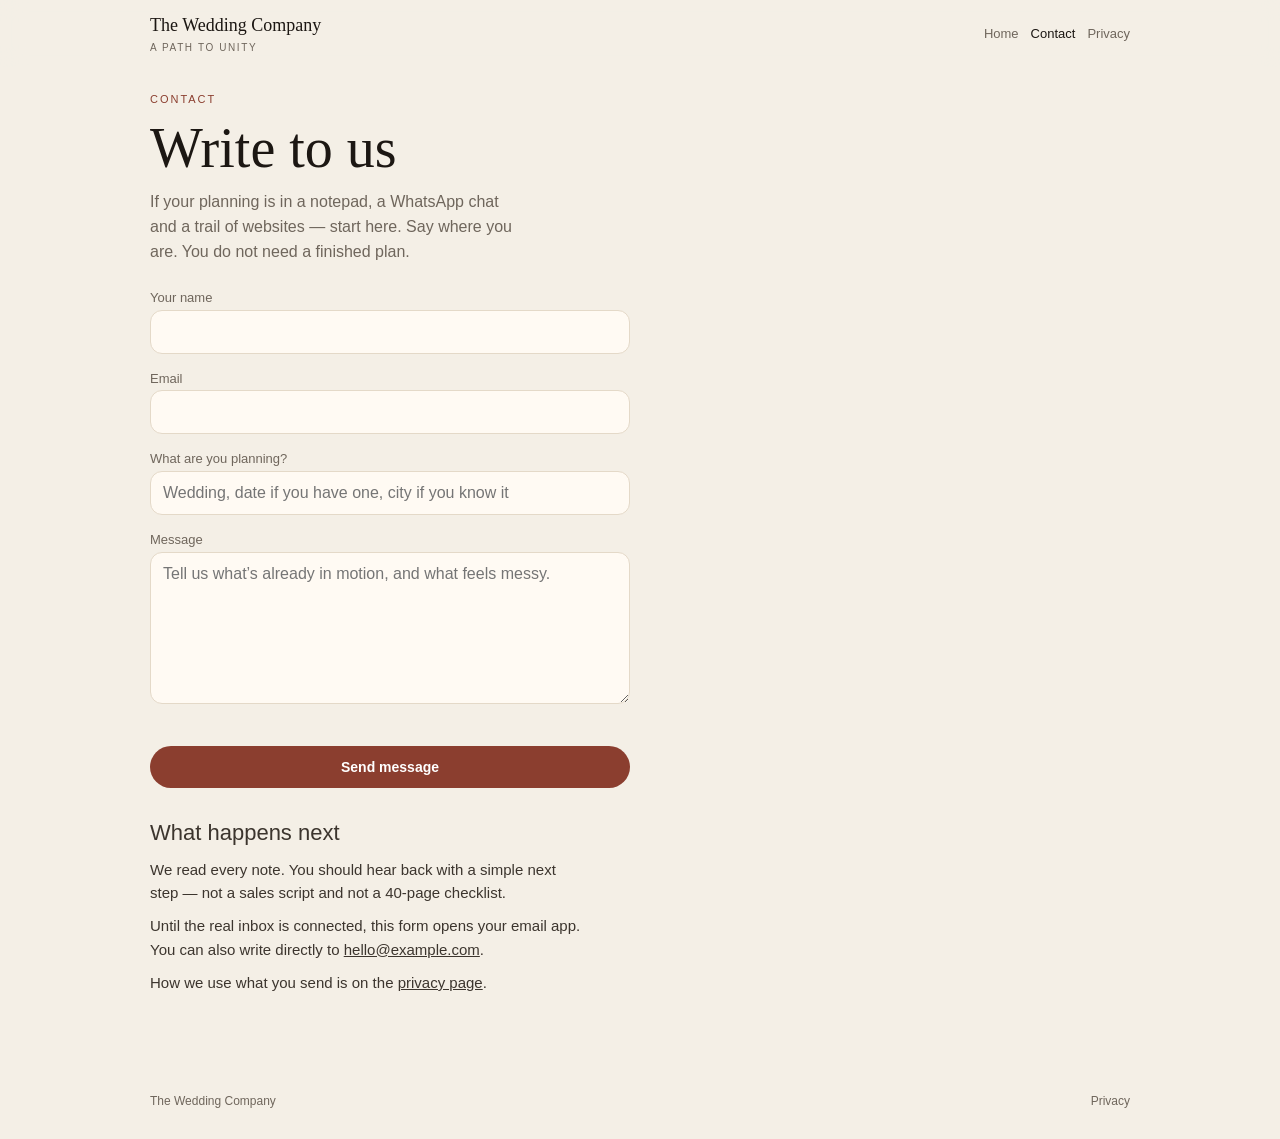
<file: contact.html>
<!DOCTYPE html>
<html lang="en-GB">
<head>
  <meta charset="UTF-8" />
  <meta name="viewport" content="width=device-width, initial-scale=1, viewport-fit=cover" />
  <meta name="theme-color" content="#1c1713" />
  <meta name="apple-mobile-web-app-capable" content="yes" />
  <title>Contact — The Wedding Company</title>
  <link rel="manifest" href="manifest.json" />
  <link rel="stylesheet" href="styles.css" />
</head>
<body>
  <header>
    <div class="wrap nav">
      <a class="logo" href="index.html">The Wedding Company<small>A path to unity</small></a>
      <nav class="links">
        <a href="index.html">Home</a>
        <a href="contact.html" aria-current="page">Contact</a>
        <a href="privacy.html">Privacy</a>
      </nav>
    </div>
  </header>
  <main class="page wrap">
    <p class="sans" style="letter-spacing:.18em;text-transform:uppercase;font-size:11px;color:#8b3e2f">Contact</p>
    <h1 style="font-size:clamp(34px,8vw,56px);font-weight:500;line-height:1;opacity:1;animation:none">Write to us</h1>
    <p class="lede">If your planning is in a notepad, a WhatsApp chat and a trail of websites — start here. Say where you are. You do not need a finished plan.</p>
    <form action="mailto:hello@example.com" method="get" enctype="text/plain">
      <div><label for="name">Your name</label><input id="name" name="name" autocomplete="name" required /></div>
      <div><label for="email">Email</label><input id="email" name="email" type="email" autocomplete="email" required /></div>
      <div><label for="about">What are you planning?</label><input id="about" name="subject" placeholder="Wedding, date if you have one, city if you know it" /></div>
      <div><label for="message">Message</label><textarea id="message" name="body" rows="7" required placeholder="Tell us what’s already in motion, and what feels messy."></textarea></div>
      <button class="btn solid" type="submit" style="opacity:1;animation:none">Send message</button>
    </form>
    <div class="legal" style="margin-top:28px;max-width:52ch">
      <h2>What happens next</h2>
      <p>We read every note. You should hear back with a simple next step — not a sales script and not a 40-page checklist.</p>
      <p>Until the real inbox is connected, this form opens your email app. You can also write directly to <a href="mailto:hello@example.com"><u>hello@example.com</u></a>.</p>
      <p>How we use what you send is on the <a href="privacy.html"><u>privacy page</u></a>.</p>
    </div>
  </main>
  <footer class="wrap">
    <span>The Wedding Company</span>
    <span><a href="privacy.html">Privacy</a></span>
  </footer>
  <script src="app.js"></script>
</body>
</html>
</file>
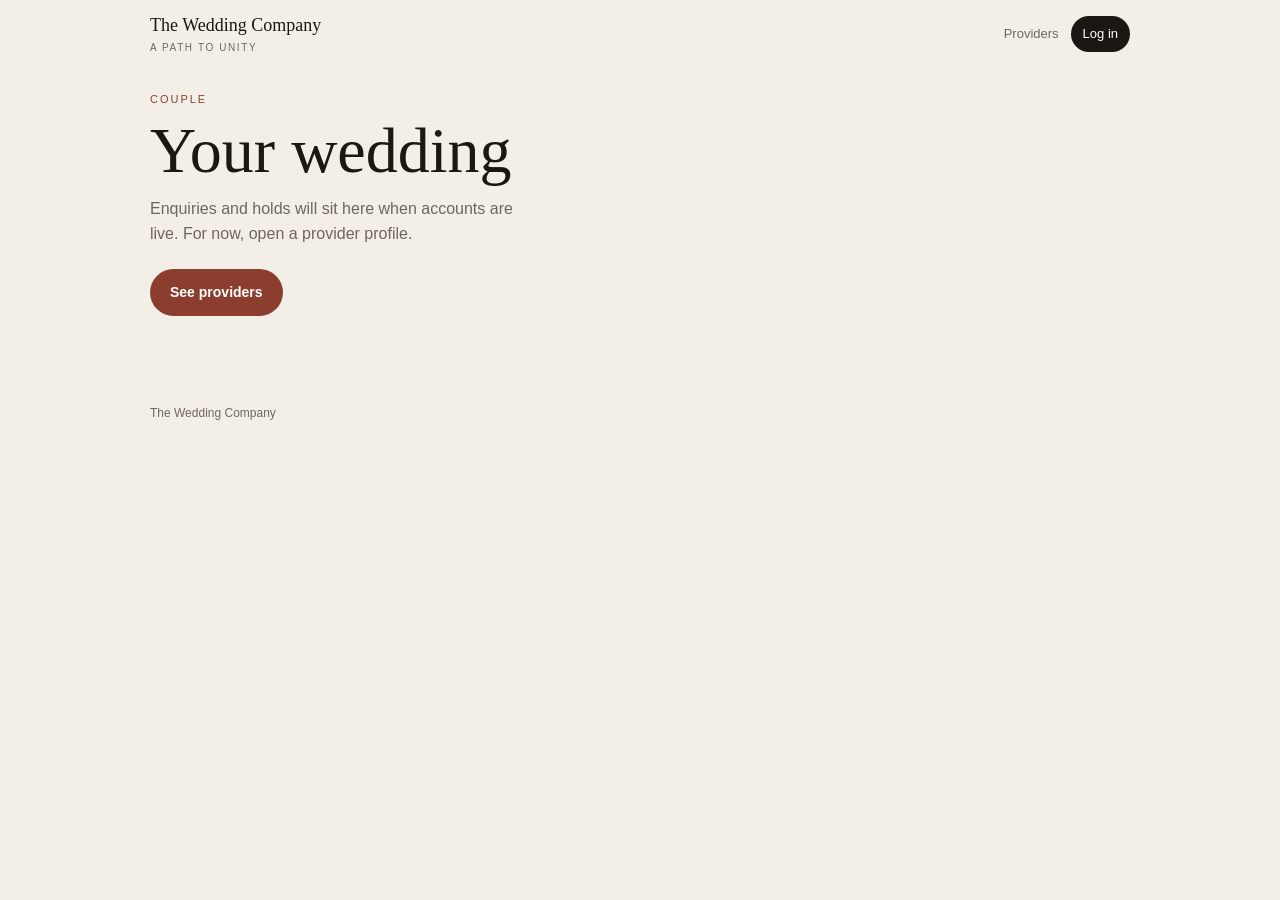
<file: couple.html>
<!DOCTYPE html>
<html lang="en-GB">
<head>
  <meta charset="UTF-8" />
  <meta name="viewport" content="width=device-width, initial-scale=1, viewport-fit=cover" />
  <title>Your wedding — The Wedding Company</title>
  <link rel="stylesheet" href="styles.css" />
</head>
<body>
  <header>
    <div class="wrap nav">
      <a class="logo" href="index.html">The Wedding Company<small>A path to unity</small></a>
      <nav class="links">
        <a href="providers.html">Providers</a>
        <a href="login.html" class="login-link">Log in</a>
      </nav>
    </div>
  </header>
  <main class="page wrap">
    <p class="sans" style="letter-spacing:.18em;text-transform:uppercase;font-size:11px;color:#8b3e2f">Couple</p>
    <h1 style="opacity:1;animation:none;max-width:16ch">Your wedding</h1>
    <p class="lede">Enquiries and holds will sit here when accounts are live. For now, open a provider profile.</p>
    <a class="btn solid ready" href="providers.html">See providers</a>
  </main>
  <footer class="wrap"><span>The Wedding Company</span></footer>
  <script src="app.js"></script>
</body>
</html>
</file>
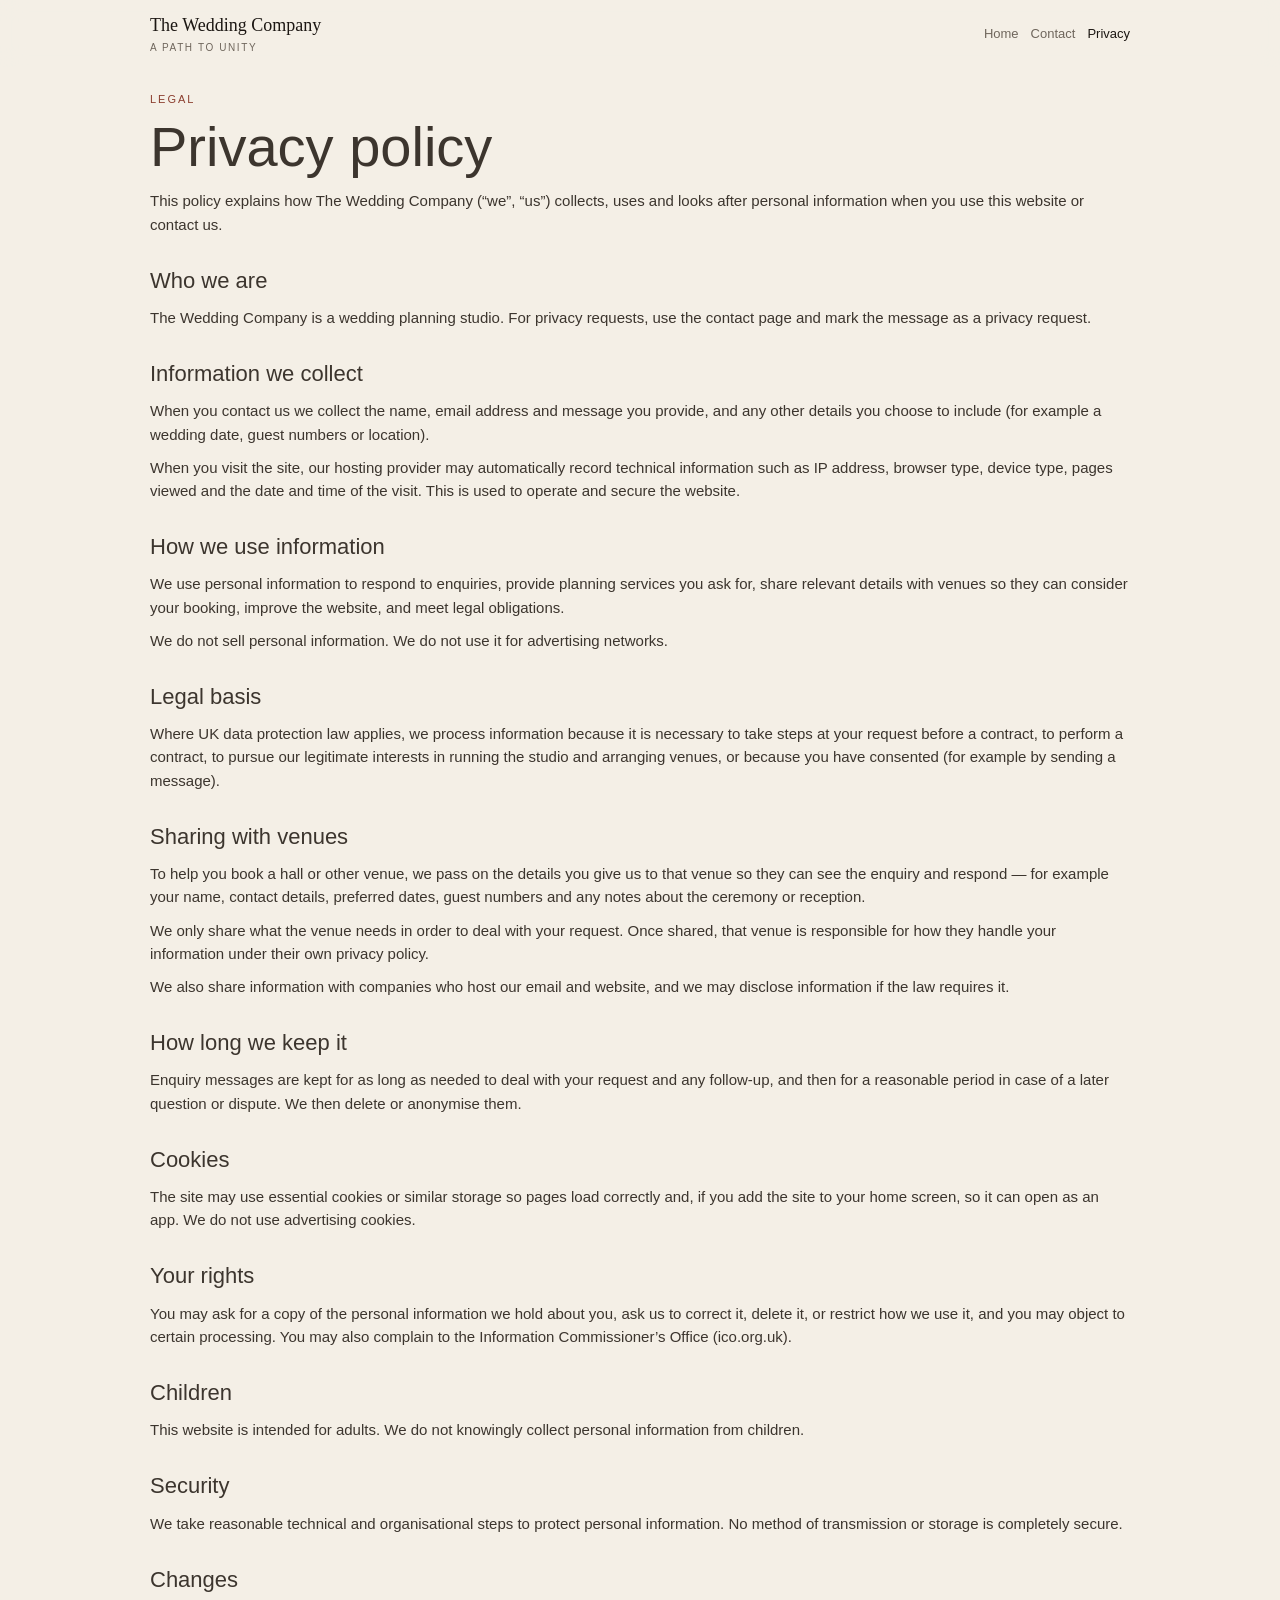
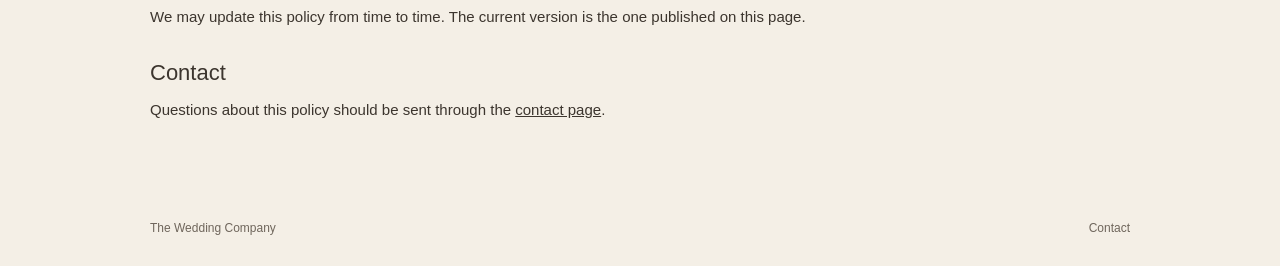
<file: privacy.html>
<!DOCTYPE html>
<html lang="en-GB">
<head>
  <meta charset="UTF-8" />
  <meta name="viewport" content="width=device-width, initial-scale=1, viewport-fit=cover" />
  <meta name="theme-color" content="#1c1713" />
  <meta name="apple-mobile-web-app-capable" content="yes" />
  <title>Privacy policy — The Wedding Company</title>
  <link rel="manifest" href="manifest.json" />
  <link rel="stylesheet" href="styles.css" />
</head>
<body>
  <header>
    <div class="wrap nav">
      <a class="logo" href="index.html">The Wedding Company<small>A path to unity</small></a>
      <nav class="links">
        <a href="index.html">Home</a>
        <a href="contact.html">Contact</a>
        <a href="privacy.html" aria-current="page">Privacy</a>
      </nav>
    </div>
  </header>

  <main class="page wrap legal">
    <p class="sans" style="letter-spacing:.18em;text-transform:uppercase;font-size:11px;color:#8b3e2f">Legal</p>
    <h1 style="font-size:clamp(34px,8vw,56px);font-weight:500;opacity:1;animation:none">Privacy policy</h1>
    <p>This policy explains how The Wedding Company (“we”, “us”) collects, uses and looks after personal information when you use this website or contact us.</p>

    <h2>Who we are</h2>
    <p>The Wedding Company is a wedding planning studio. For privacy requests, use the contact page and mark the message as a privacy request.</p>

    <h2>Information we collect</h2>
    <p>When you contact us we collect the name, email address and message you provide, and any other details you choose to include (for example a wedding date, guest numbers or location).</p>
    <p>When you visit the site, our hosting provider may automatically record technical information such as IP address, browser type, device type, pages viewed and the date and time of the visit. This is used to operate and secure the website.</p>

    <h2>How we use information</h2>
    <p>We use personal information to respond to enquiries, provide planning services you ask for, share relevant details with venues so they can consider your booking, improve the website, and meet legal obligations.</p>
    <p>We do not sell personal information. We do not use it for advertising networks.</p>

    <h2>Legal basis</h2>
    <p>Where UK data protection law applies, we process information because it is necessary to take steps at your request before a contract, to perform a contract, to pursue our legitimate interests in running the studio and arranging venues, or because you have consented (for example by sending a message).</p>

    <h2>Sharing with venues</h2>
    <p>To help you book a hall or other venue, we pass on the details you give us to that venue so they can see the enquiry and respond — for example your name, contact details, preferred dates, guest numbers and any notes about the ceremony or reception.</p>
    <p>We only share what the venue needs in order to deal with your request. Once shared, that venue is responsible for how they handle your information under their own privacy policy.</p>
    <p>We also share information with companies who host our email and website, and we may disclose information if the law requires it.</p>

    <h2>How long we keep it</h2>
    <p>Enquiry messages are kept for as long as needed to deal with your request and any follow-up, and then for a reasonable period in case of a later question or dispute. We then delete or anonymise them.</p>

    <h2>Cookies</h2>
    <p>The site may use essential cookies or similar storage so pages load correctly and, if you add the site to your home screen, so it can open as an app. We do not use advertising cookies.</p>

    <h2>Your rights</h2>
    <p>You may ask for a copy of the personal information we hold about you, ask us to correct it, delete it, or restrict how we use it, and you may object to certain processing. You may also complain to the Information Commissioner’s Office (ico.org.uk).</p>

    <h2>Children</h2>
    <p>This website is intended for adults. We do not knowingly collect personal information from children.</p>

    <h2>Security</h2>
    <p>We take reasonable technical and organisational steps to protect personal information. No method of transmission or storage is completely secure.</p>

    <h2>Changes</h2>
    <p>We may update this policy from time to time. The current version is the one published on this page.</p>

    <h2>Contact</h2>
    <p>Questions about this policy should be sent through the <a href="contact.html"><u>contact page</u></a>.</p>
  </main>

  <footer class="wrap">
    <span>The Wedding Company</span>
    <span><a href="contact.html">Contact</a></span>
  </footer>
  <script src="app.js"></script>
</body>
</html>
</file>
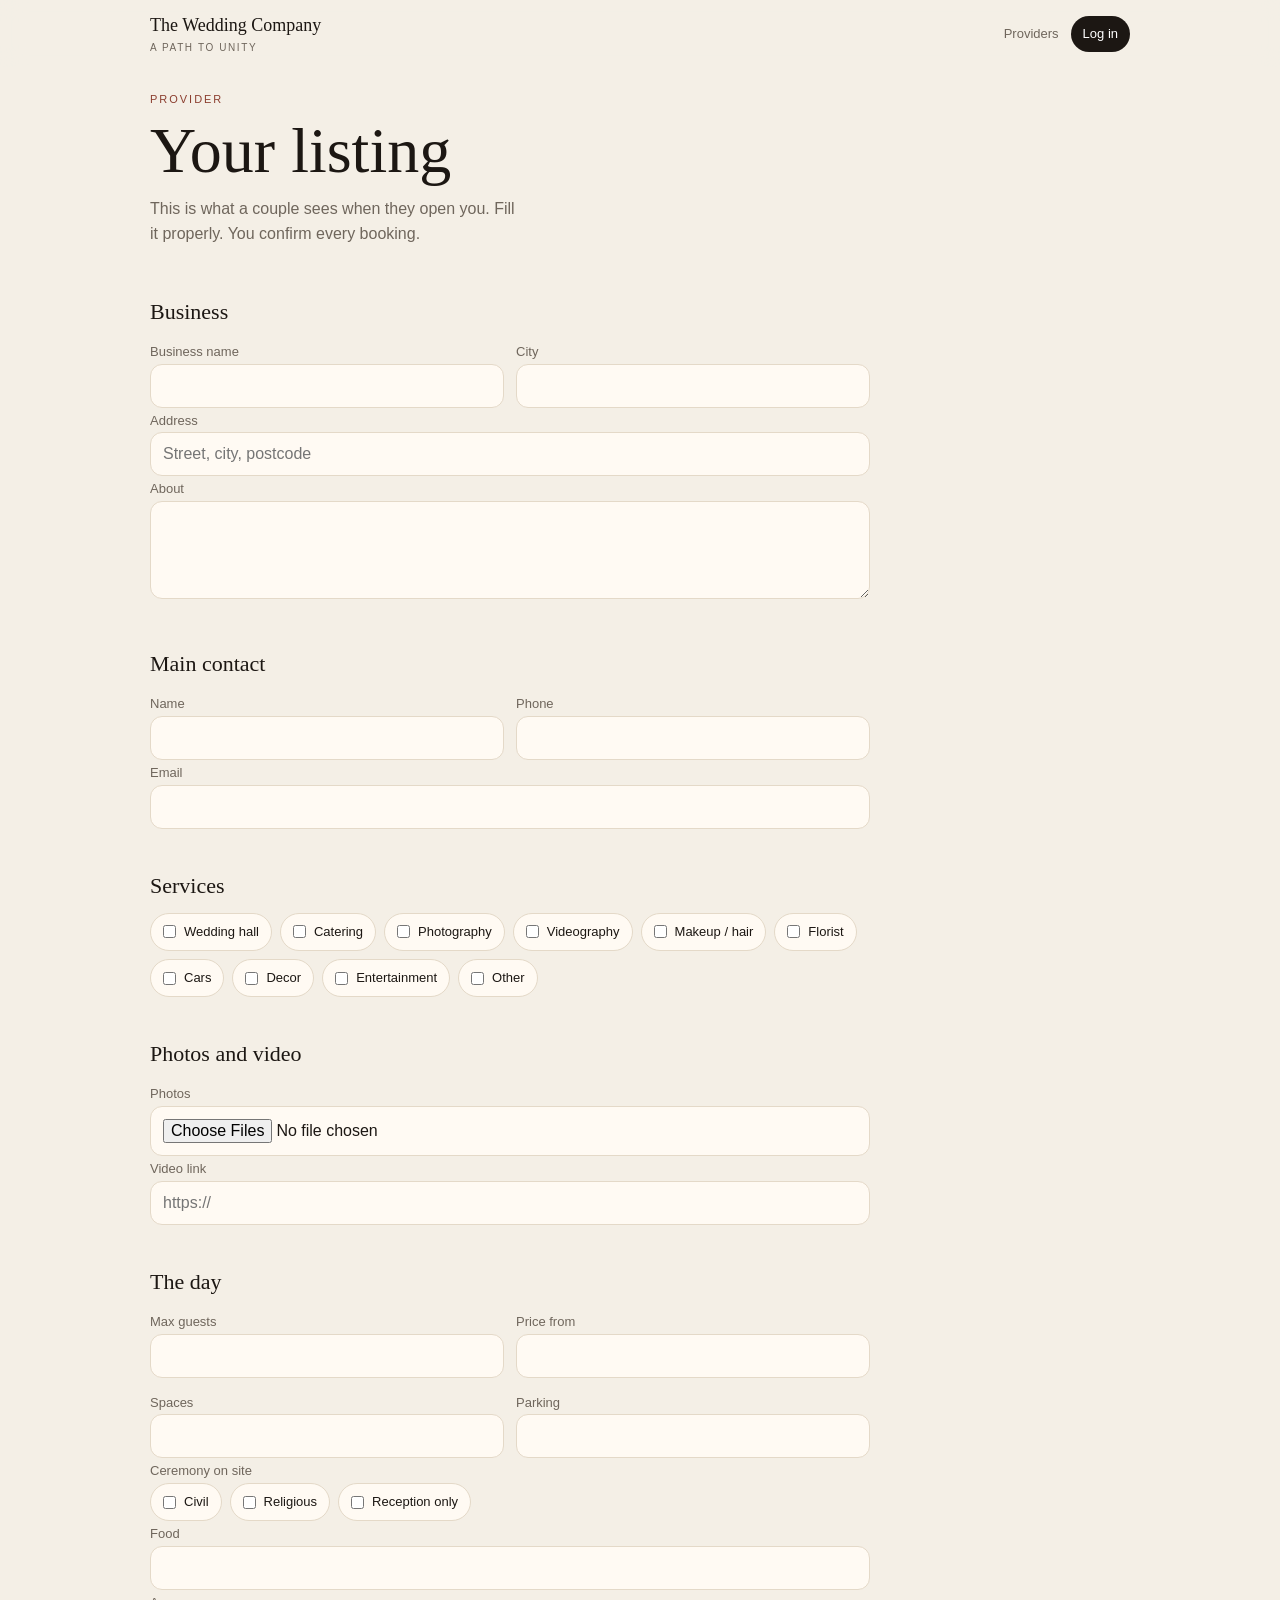
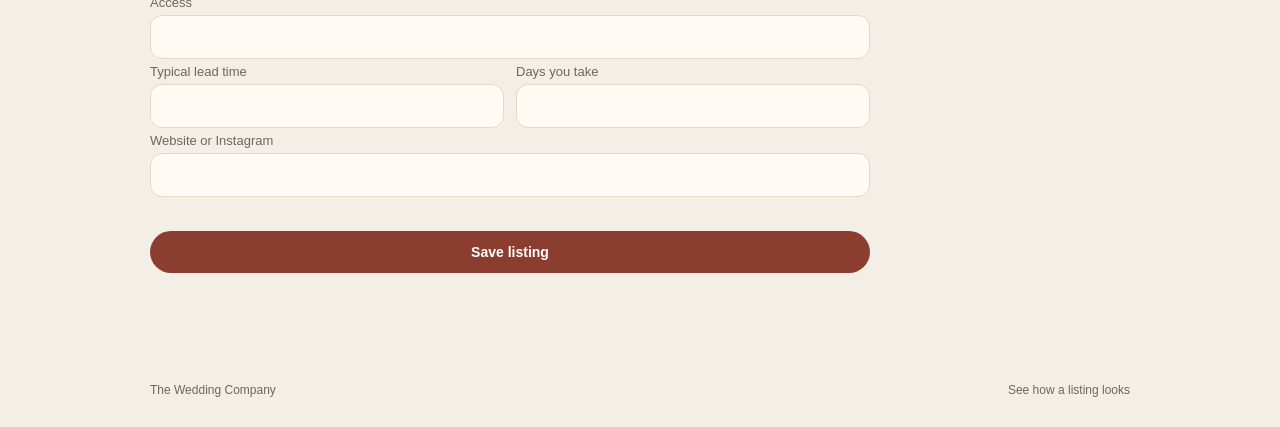
<file: provider-setup.html>
<!DOCTYPE html>
<html lang="en-GB">
<head>
  <meta charset="UTF-8" />
  <meta name="viewport" content="width=device-width, initial-scale=1, viewport-fit=cover" />
  <title>Provider profile — The Wedding Company</title>
  <link rel="stylesheet" href="styles.css" />
</head>
<body>
  <header>
    <div class="wrap nav">
      <a class="logo" href="index.html">The Wedding Company<small>A path to unity</small></a>
      <nav class="links">
        <a href="providers.html">Providers</a>
        <a href="login.html" class="login-link">Log in</a>
      </nav>
    </div>
  </header>
  <main class="page wrap">
    <p class="sans" style="letter-spacing:.18em;text-transform:uppercase;font-size:11px;color:#8b3e2f">Provider</p>
    <h1 style="opacity:1;animation:none;max-width:16ch">Your listing</h1>
    <p class="lede">This is what a couple sees when they open you. Fill it properly. You confirm every booking.</p>
    <form class="form-wide" id="pform">
      <div class="sec"><h3>Business</h3>
        <div class="grid2">
          <div><label for="bname">Business name</label><input id="bname" required /></div>
          <div><label for="city">City</label><input id="city" required /></div>
        </div>
        <label for="address">Address</label><input id="address" placeholder="Street, city, postcode" />
        <label for="about">About</label><textarea id="about" rows="4"></textarea>
      </div>
      <div class="sec"><h3>Main contact</h3>
        <div class="grid2">
          <div><label for="contact">Name</label><input id="contact" /></div>
          <div><label for="phone">Phone</label><input id="phone" type="tel" /></div>
        </div>
        <label for="email">Email</label><input id="email" type="email" />
      </div>
      <div class="sec"><h3>Services</h3>
        <div class="ticks">
          <label><input type="checkbox" name="svc" value="Wedding hall"> Wedding hall</label>
          <label><input type="checkbox" name="svc" value="Catering"> Catering</label>
          <label><input type="checkbox" name="svc" value="Photography"> Photography</label>
          <label><input type="checkbox" name="svc" value="Videography"> Videography</label>
          <label><input type="checkbox" name="svc" value="Makeup / hair"> Makeup / hair</label>
          <label><input type="checkbox" name="svc" value="Florist"> Florist</label>
          <label><input type="checkbox" name="svc" value="Cars"> Cars</label>
          <label><input type="checkbox" name="svc" value="Decor"> Decor</label>
          <label><input type="checkbox" name="svc" value="Entertainment"> Entertainment</label>
          <label><input type="checkbox" name="svc" value="Other"> Other</label>
        </div>
      </div>
      <div class="sec"><h3>Photos and video</h3>
        <label for="photos">Photos</label><input id="photos" type="file" accept="image/*" multiple />
        <label for="video">Video link</label><input id="video" placeholder="https://" />
      </div>
      <div class="sec"><h3>The day</h3>
        <div class="grid2">
          <div><label for="capacity">Max guests</label><input id="capacity" /></div>
          <div><label for="price">Price from</label><input id="price" /></div>
          <div><label for="rooms">Spaces</label><input id="rooms" /></div>
          <div><label for="parking">Parking</label><input id="parking" /></div>
        </div>
        <label>Ceremony on site</label>
        <div class="ticks">
          <label><input type="checkbox" name="cer" value="Civil"> Civil</label>
          <label><input type="checkbox" name="cer" value="Religious"> Religious</label>
          <label><input type="checkbox" name="cer" value="Reception only"> Reception only</label>
        </div>
        <label for="catering">Food</label><input id="catering" />
        <label for="access">Access</label><input id="access" />
        <div class="grid2">
          <div><label for="lead">Typical lead time</label><input id="lead" /></div>
          <div><label for="days">Days you take</label><input id="days" /></div>
        </div>
        <label for="ig">Website or Instagram</label><input id="ig" />
      </div>
      <button class="btn solid ready" type="submit">Save listing</button>
      <p class="notice" id="saved"></p>
    </form>
  </main>
  <footer class="wrap"><span>The Wedding Company</span><span><a href="providers.html">See how a listing looks</a></span></footer>
  <script>
    pform.onsubmit = (e) => { e.preventDefault(); saved.textContent = "Saved on this device for now. Open Providers to see the public layout."; };
  </script>
  <script src="app.js"></script>
</body>
</html>
</file>
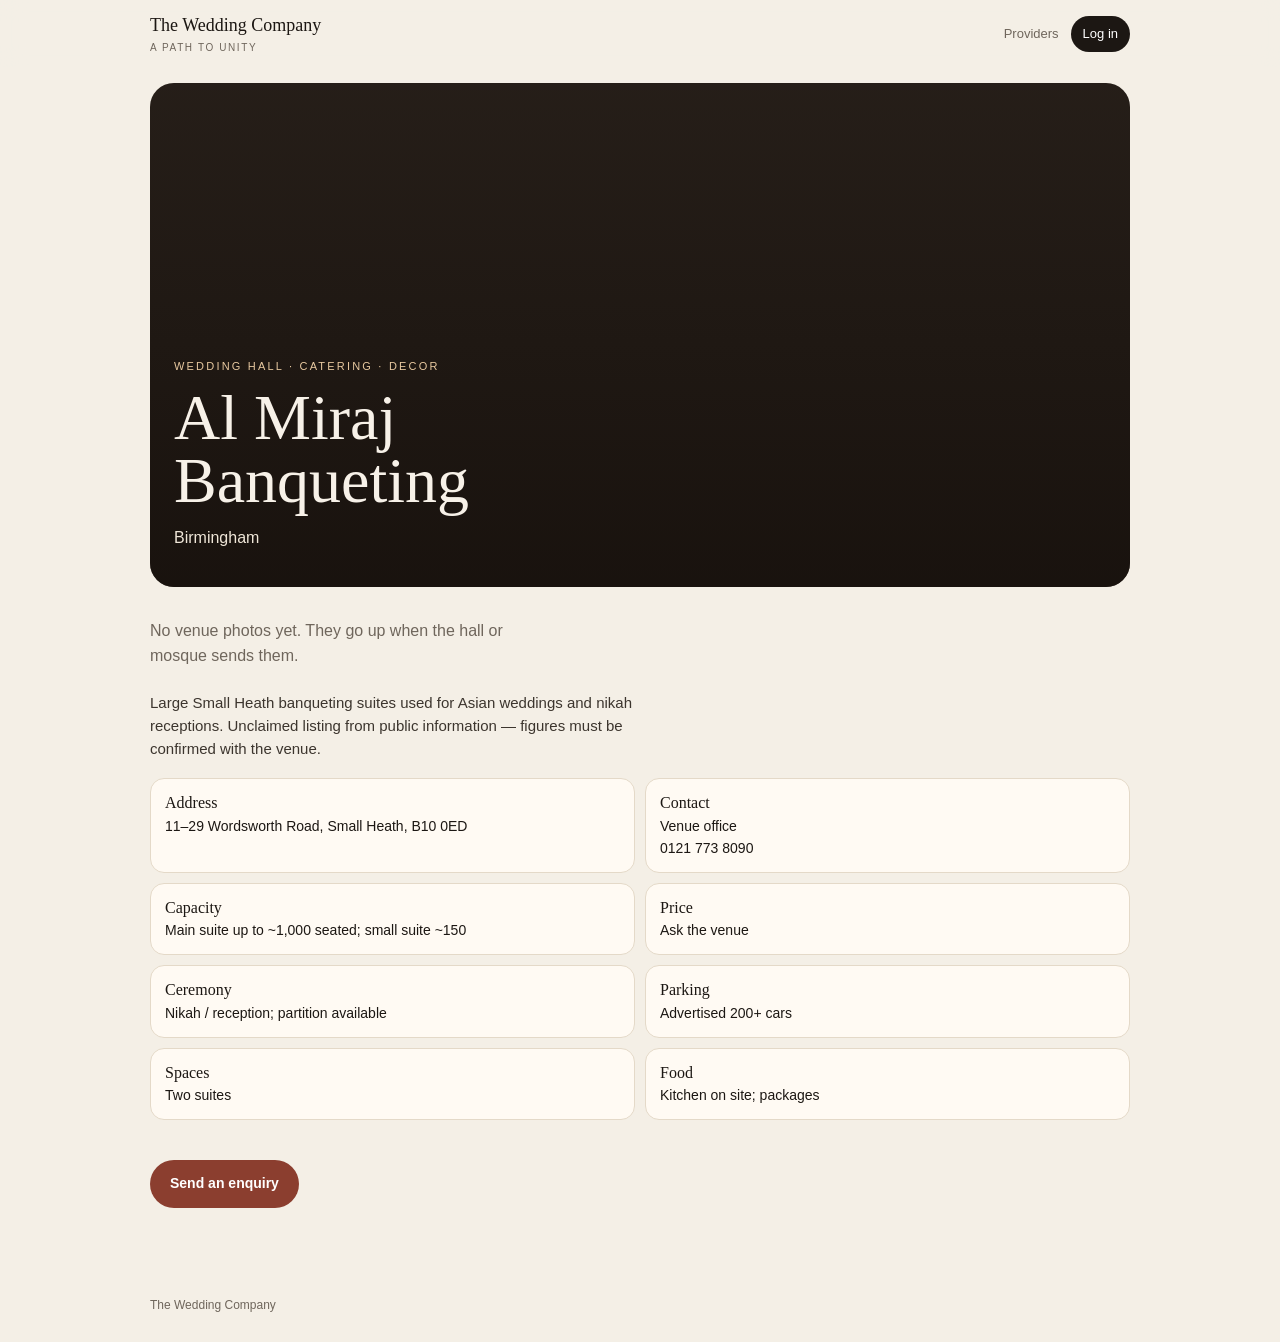
<file: provider.html>
<!DOCTYPE html>
<html lang="en-GB">
<head>
  <meta charset="UTF-8" />
  <meta name="viewport" content="width=device-width, initial-scale=1, viewport-fit=cover" />
  <title>Provider — The Wedding Company</title>
  <link rel="stylesheet" href="styles.css" />
</head>
<body>
  <header>
    <div class="wrap nav">
      <a class="logo" href="index.html">The Wedding Company<small>A path to unity</small></a>
      <nav class="links">
        <a href="providers.html">Providers</a>
        <a href="login.html" class="login-link">Log in</a>
      </nav>
    </div>
  </header>
  <div id="root"></div>
  <footer class="wrap"><span>The Wedding Company</span></footer>
  <script src="providers-data.js"></script>
  <script>
    const id = new URLSearchParams(location.search).get("id") || PROVIDERS[0].id;
    const p = PROVIDERS.find(x => x.id === id) || PROVIDERS[0];
    document.title = p.name + " — The Wedding Company";
    root.innerHTML = `
      <section class="hero short">
        <div class="shade"></div>
        <div class="hero-copy">
          <p class="kicker">${p.services.join(" · ")}</p>
          <h1>${p.name}</h1>
          <p class="sub">${p.city}</p>
        </div>
      </section>
      <main class="page wrap">
        <p class="lede">No venue photos yet. They go up when the hall or mosque sends them.</p>
        <div class="legal" style="max-width:60ch;margin-top:22px"><p>${p.about}</p></div>
        <div class="facts">
          <div class="fact"><b>Address</b>${p.address}</div>
          <div class="fact"><b>Contact</b>${[p.contact,p.phone,p.email].filter(Boolean).join("<br>")}</div>
          <div class="fact"><b>Capacity</b>${p.capacity}</div>
          <div class="fact"><b>Price</b>${p.priceFrom}</div>
          <div class="fact"><b>Ceremony</b>${p.ceremony}</div>
          <div class="fact"><b>Parking</b>${p.parking}</div>
          <div class="fact"><b>Spaces</b>${p.rooms}</div>
          <div class="fact"><b>Food</b>${p.catering}</div>
        </div>
        <a class="btn solid ready" href="contact.html">Send an enquiry</a>
      </main>`;
  </script>
</body>
</html>
</file>
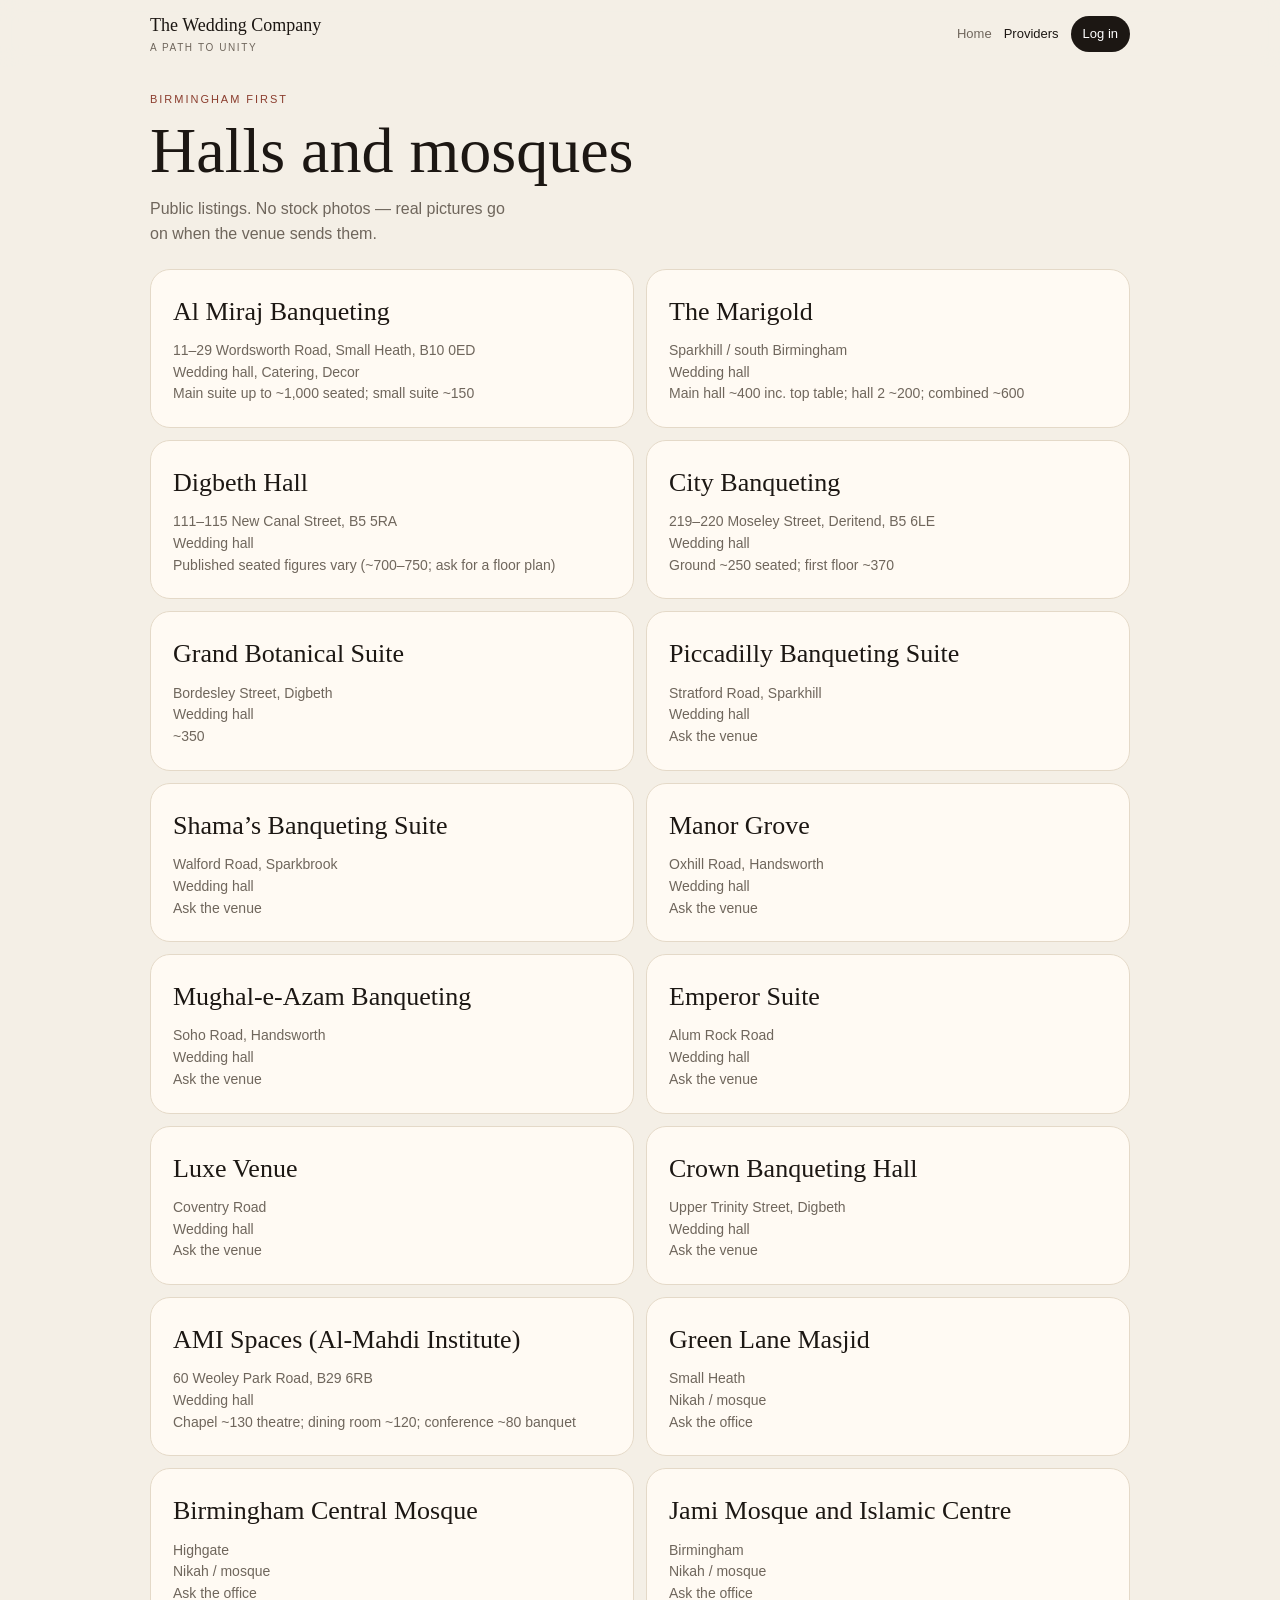
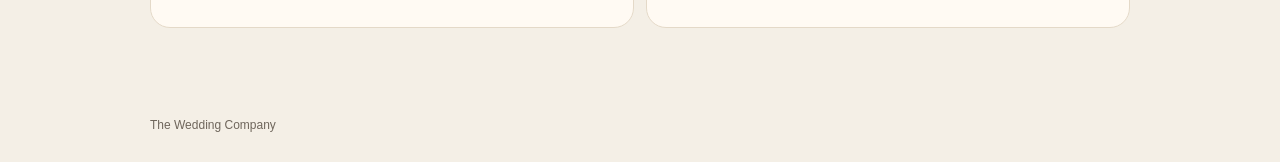
<file: providers.html>
<!DOCTYPE html>
<html lang="en-GB">
<head>
  <meta charset="UTF-8" />
  <meta name="viewport" content="width=device-width, initial-scale=1, viewport-fit=cover" />
  <title>Providers — The Wedding Company</title>
  <link rel="stylesheet" href="styles.css" />
</head>
<body>
  <header>
    <div class="wrap nav">
      <a class="logo" href="index.html">The Wedding Company<small>A path to unity</small></a>
      <nav class="links">
        <a href="index.html">Home</a>
        <a href="providers.html" aria-current="page">Providers</a>
        <a href="login.html" class="login-link">Log in</a>
      </nav>
    </div>
  </header>
  <main class="page wrap">
    <p class="sans" style="letter-spacing:.18em;text-transform:uppercase;font-size:11px;color:#8b3e2f">Birmingham first</p>
    <h1 style="opacity:1;animation:none;max-width:18ch">Halls and mosques</h1>
    <p class="lede">Public listings. No stock photos — real pictures go on when the venue sends them.</p>
    <div class="cards list-cards" id="list" style="margin-top:22px"></div>
  </main>
  <footer class="wrap"><span>The Wedding Company</span></footer>
  <script src="providers-data.js"></script>
  <script>
    list.innerHTML = PROVIDERS.map(p => `
      <a class="card in door" href="provider.html?id=${p.id}">
        <h3>${p.name}</h3>
        <p>${p.address}<br>${p.services.join(", ")}<br>${p.capacity}</p>
      </a>`).join("");
  </script>
  <script src="app.js"></script>
</body>
</html>
</file>
<file: styles.css>
:root {
  --bg: #f4efe6;
  --paper: #fffaf3;
  --ink: #1c1713;
  --muted: #6f665c;
  --line: #e4d9c8;
  --accent: #8b3e2f;
  --safe-top: env(safe-area-inset-top);
  --safe-bot: env(safe-area-inset-bottom);
}
* { box-sizing: border-box; margin: 0; padding: 0; }
html { background: var(--bg); }
body {
  font-family: Georgia, "Iowan Old Style", Palatino, serif;
  color: var(--ink);
  background: var(--bg);
  line-height: 1.55;
  min-height: 100dvh;
  padding-bottom: var(--safe-bot);
}
.sans { font-family: -apple-system, BlinkMacSystemFont, "Segoe UI", sans-serif; }
a { color: inherit; text-decoration: none; }
img { display: block; width: 100%; height: 100%; object-fit: cover; }
.wrap { width: min(980px, calc(100% - 32px)); margin: 0 auto; }
header {
  position: sticky; top: 0; z-index: 20;
  background: rgba(244,239,230,.92);
  backdrop-filter: blur(12px);
  padding: calc(12px + var(--safe-top)) 0 12px;
}
.nav { display: flex; align-items: center; justify-content: space-between; gap: 12px; }
.logo { font-size: 18px; }
.logo small { display: block; font-family: -apple-system, BlinkMacSystemFont, sans-serif; font-size: 10px; letter-spacing: .16em; text-transform: uppercase; color: var(--muted); }
.links { display: flex; gap: 12px; flex-wrap: wrap; font-family: -apple-system, BlinkMacSystemFont, sans-serif; font-size: 13px; color: var(--muted); align-items: center; }
.links a[aria-current="page"] { color: var(--ink); }
.hero {
  position: relative; margin: 16px auto 0;
  width: min(980px, calc(100% - 32px));
  min-height: min(78dvh, 640px);
  border-radius: 24px; overflow: hidden; background: #2a221c;
}
.hero img { position: absolute; inset: 0; animation: drift 18s ease-in-out infinite alternate; }
@keyframes drift { from { transform: scale(1); } to { transform: scale(1.08); } }
.shade { position: absolute; inset: 0; background: linear-gradient(180deg, rgba(20,14,10,.2), rgba(20,14,10,.78)); }
.hero-copy { position: relative; z-index: 2; color: #f7f1e8; padding: 28% 24px 36px; }
.hero-copy p.kicker {
  font-family: -apple-system, BlinkMacSystemFont, sans-serif;
  letter-spacing: .2em; text-transform: uppercase; font-size: 11px; color: #e8c9a0;
  opacity: 0; animation: up .7s ease forwards;
}
h1 { font-weight: 500; font-size: clamp(34px, 9vw, 64px); line-height: .98; margin: 12px 0 14px; max-width: 14ch; opacity: 0; animation: up .7s ease .12s forwards; }
.hero-copy .sub { font-family: -apple-system, BlinkMacSystemFont, sans-serif; font-size: 16px; color: #efe6d8; max-width: 34ch; opacity: 0; animation: up .7s ease .24s forwards; }
.btn {
  display: inline-flex; align-items: center; justify-content: center;
  margin-top: 22px; padding: 13px 20px; border-radius: 999px;
  background: #f7f1e8; color: var(--ink);
  font-family: -apple-system, BlinkMacSystemFont, sans-serif;
  font-size: 14px; font-weight: 600; border: 0;
  opacity: 0; animation: up .7s ease .36s forwards;
}
.btn.solid { background: var(--accent); color: #fff; }
@keyframes up { from { opacity: 0; transform: translateY(10px); } to { opacity: 1; transform: none; } }
section.block { padding: 48px 0 10px; }
h2 { font-weight: 500; font-size: clamp(26px, 6vw, 40px); }
.lede { font-family: -apple-system, BlinkMacSystemFont, sans-serif; color: var(--muted); margin-top: 8px; max-width: 42ch; }
.cards { display: grid; gap: 12px; margin-top: 22px; }
@media (min-width: 800px) { .cards { grid-template-columns: 1fr 1fr 1fr; } }
.list-cards { grid-template-columns: 1fr !important; }
@media (min-width: 800px) { .list-cards { grid-template-columns: 1fr 1fr !important; } }
.card { background: var(--paper); border: 1px solid var(--line); border-radius: 18px; padding: 20px; opacity: 0; }
.card.in { animation: up .6s ease forwards; }
.card h3 { font-size: 22px; font-weight: 500; margin-bottom: 8px; }
.card p { font-family: -apple-system, BlinkMacSystemFont, sans-serif; font-size: 14px; color: var(--muted); }
.row-card {
  display: grid;
  grid-template-columns: 96px 1fr;
  gap: 14px;
  align-items: center;
  padding: 12px;
  opacity: 1;
}
.row-card .thumb {
  width: 96px; height: 96px; border-radius: 14px; overflow: hidden; background: #d7c8b4;
}
.row-card h3 { font-size: 20px; margin: 0 0 4px; }
.row-copy p { margin: 0; }
.steps { margin-top: 20px; display: grid; gap: 10px; }
.step { display: grid; grid-template-columns: 36px 1fr; gap: 12px; font-family: -apple-system, BlinkMacSystemFont, sans-serif; }
.num { font-family: Georgia, serif; color: var(--accent); font-size: 22px; }
.close { margin: 40px auto 20px; text-align: center; background: #1c1713; color: #f4efe6; border-radius: 24px; padding: 40px 24px; }
.close h2 { color: #f4efe6; }
.page { padding: 24px 0 60px; }
form { display: grid; gap: 12px; margin-top: 20px; max-width: 480px; }
label { font-family: -apple-system, BlinkMacSystemFont, sans-serif; font-size: 13px; color: var(--muted); }
input, textarea { width: 100%; border: 1px solid var(--line); background: var(--paper); border-radius: 12px; padding: 12px; font: 16px -apple-system, BlinkMacSystemFont, sans-serif; }
.legal { font-family: -apple-system, BlinkMacSystemFont, sans-serif; font-size: 15px; color: #3c352e; }
.legal h2 { margin: 28px 0 8px; font-size: 22px; }
.legal p { margin-bottom: 10px; }
footer {
  padding: 28px 0 calc(28px + var(--safe-bot));
  font-family: -apple-system, BlinkMacSystemFont, sans-serif;
  font-size: 12px; color: var(--muted);
  display: flex; justify-content: space-between; gap: 12px; flex-wrap: wrap;
}
.links .login-link { color: #fff; background: #1c1713; padding: 8px 12px; border-radius: 999px; }
.doors { display: grid; gap: 12px; margin-top: 22px; }
@media (min-width: 700px) { .doors { grid-template-columns: 1fr 1fr; } }
.door { display: block; background: var(--paper); border: 1px solid var(--line); border-radius: 20px; padding: 22px; opacity: 1; }
.door h3 { font-size: 26px; font-weight: 500; margin-bottom: 8px; }
.ticks { display: flex; flex-wrap: wrap; gap: 8px; }
.ticks label { display: flex; align-items: center; gap: 8px; border: 1px solid var(--line); background: var(--paper); border-radius: 999px; padding: 8px 12px; color: var(--ink); font-size: 13px; }
.ticks input { width: auto; accent-color: var(--accent); }
.form-wide { max-width: 720px; }
.sec { margin-top: 28px; }
.sec h3 { font-size: 22px; font-weight: 500; margin-bottom: 10px; }
.grid2 { display: grid; gap: 12px; }
@media (min-width: 700px) { .grid2 { grid-template-columns: 1fr 1fr; } }
.gallery { display: grid; grid-template-columns: 1fr 1fr; gap: 8px; margin-top: 16px; }
@media (min-width: 800px) { .gallery { grid-template-columns: 1fr 1fr 1fr; } }
.gallery .tall { grid-column: span 2; min-height: 220px; border-radius: 16px; overflow: hidden; background: #d7c8b4; }
.gallery div { min-height: 140px; border-radius: 16px; overflow: hidden; background: #d7c8b4; }
.facts { display: grid; gap: 10px; margin: 18px 0; font-family: -apple-system, BlinkMacSystemFont, sans-serif; font-size: 14px; }
@media (min-width: 700px) { .facts { grid-template-columns: 1fr 1fr; } }
.fact { background: var(--paper); border: 1px solid var(--line); border-radius: 14px; padding: 12px 14px; }
.fact b { display: block; font-family: Georgia, serif; font-size: 16px; font-weight: 500; }
.notice { font-family: -apple-system, BlinkMacSystemFont, sans-serif; font-size: 13px; color: var(--muted); margin-top: 8px; }
.hero.short { min-height: min(48dvh, 420px); }
.btn.ready { opacity: 1; animation: none; }
</file>
